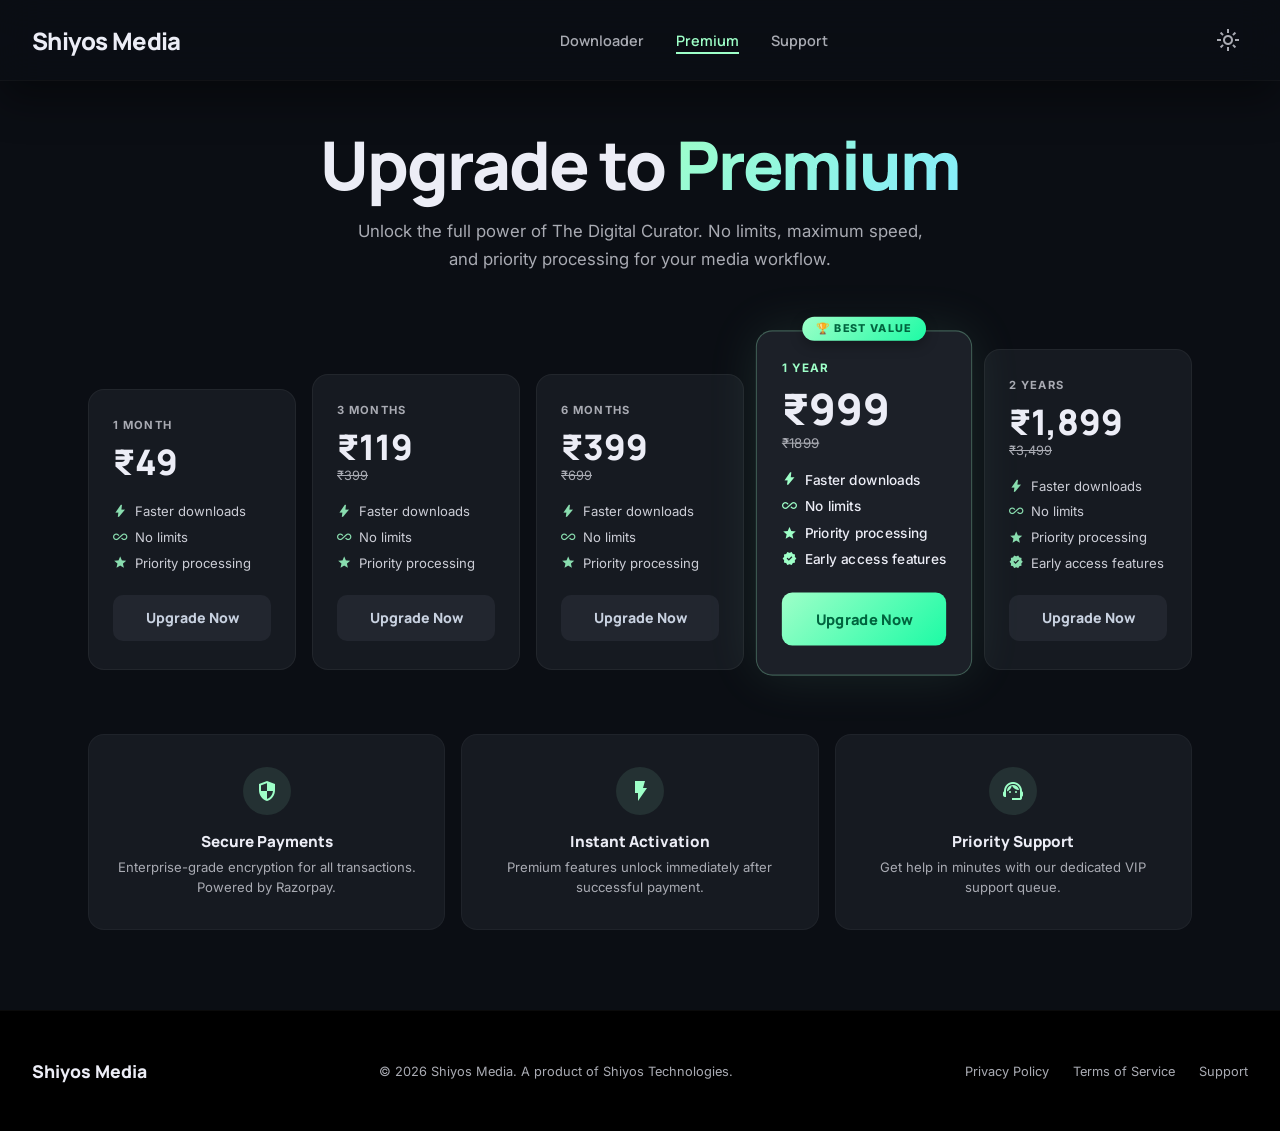
<file: premium.html>
<!DOCTYPE html>
<html lang="en">

<head>
  <meta charset="UTF-8" />
  <meta name="viewport" content="width=device-width, initial-scale=1.0" />
  <title>Premium — Shiyos Media</title>
  <meta name="description"
    content="Upgrade to Shiyos Media Premium for faster downloads, no limits, and priority processing. Plans starting at ₹49/month." />

  <link rel="stylesheet" href="css/styles.css" />
  <link rel="stylesheet"
    href="https://fonts.googleapis.com/css2?family=Material+Symbols+Outlined:opsz,wght,FILL,GRAD@20..48,100..700,0..1,-50..200&display=swap" />

  <style>
    main {
      flex: 1;
      padding: 8rem 1.5rem 5rem;
      max-width: 72rem;
      margin: 0 auto;
      width: 100%;
    }

    /* ── Hero ──────────────────────────────────────────────────────────── */
    .premium-hero {
      text-align: center;
      margin-bottom: 4rem;
    }

    .premium-hero h1 {
      font-size: clamp(2.4rem, 7vw, 4.2rem);
      font-weight: 900;
      letter-spacing: -0.03em;
      color: var(--on-surface);
      line-height: 1.1;
      margin-bottom: 1rem;
    }

    .hero-gradient {
      background: linear-gradient(135deg, var(--primary), var(--tertiary));
      -webkit-background-clip: text;
      -webkit-text-fill-color: transparent;
      background-clip: text;
    }

    .premium-hero p {
      font-size: 1.05rem;
      color: var(--on-surface-variant);
      max-width: 36rem;
      margin: 0 auto;
      line-height: 1.65;
    }

    /* ── Pricing Grid ──────────────────────────────────────────────────── */
    .pricing-grid {
      display: grid;
      grid-template-columns: repeat(5, 1fr);
      gap: 1rem;
      align-items: end;
      margin-bottom: 4rem;
    }

    /* ── Pricing Card ──────────────────────────────────────────────────── */
    .plan-card {
      background: var(--surface-container);
      border-radius: 1rem;
      padding: 1.75rem 1.5rem;
      display: flex;
      flex-direction: column;
      border: 1px solid rgba(255, 255, 255, 0.05);
      position: relative;
      transition: transform 0.25s ease, box-shadow 0.25s ease, border-color 0.25s;
    }

    .plan-card:hover {
      transform: translateY(-4px);
      box-shadow: 0 20px 50px rgba(0, 0, 0, 0.35);
    }

    .plan-card.featured {
      background: var(--surface-high);
      border: 1.5px solid rgba(158, 255, 200, 0.28);
      box-shadow: 0 0 50px rgba(158, 255, 200, 0.1);
      transform: scale(1.04);
      z-index: 2;
    }

    .plan-card.featured:hover {
      transform: scale(1.04) translateY(-4px);
    }

    .plan-badge {
      position: absolute;
      top: -0.85rem;
      left: 50%;
      transform: translateX(-50%);
      background: linear-gradient(135deg, var(--primary), var(--primary-container));
      color: var(--on-primary);
      font-size: 0.65rem;
      font-weight: 800;
      letter-spacing: 0.1em;
      text-transform: uppercase;
      padding: 0.3rem 0.85rem;
      border-radius: 9999px;
      white-space: nowrap;
      box-shadow: 0 4px 12px rgba(0, 0, 0, 0.3);
    }

    .plan-period {
      font-size: 0.7rem;
      font-weight: 700;
      letter-spacing: 0.1em;
      text-transform: uppercase;
      color: var(--on-surface-variant);
      margin-bottom: 0.75rem;
    }

    .plan-card.featured .plan-period {
      color: var(--primary);
    }

    .plan-price {
      font-family: 'Manrope', sans-serif;
      font-size: 2.2rem;
      font-weight: 900;
      color: var(--on-surface);
      margin-bottom: 0.25rem;
      line-height: 1;
    }

    .plan-card.featured .plan-price {
      font-size: 2.6rem;
    }

    .plan-original {
      font-size: 0.8rem;
      color: var(--on-surface-variant);
      text-decoration: line-through;
      margin-bottom: 1.25rem;
    }

    .plan-spacer {
      margin-bottom: 1.25rem;
    }

    .plan-features {
      list-style: none;
      display: flex;
      flex-direction: column;
      gap: 0.6rem;
      flex: 1;
      margin-bottom: 1.5rem;
    }

    .plan-features li {
      display: flex;
      align-items: center;
      gap: 0.5rem;
      font-size: 0.82rem;
      color: var(--on-surface);
      opacity: 0.85;
    }

    .plan-card.featured .plan-features li {
      opacity: 1;
      font-weight: 500;
    }

    .plan-features .check-icon {
      font-size: 0.9rem;
      color: var(--primary);
      flex-shrink: 0;
    }

    .plan-btn {
      display: block;
      width: 100%;
      padding: 0.85rem;
      border-radius: 0.625rem;
      font-family: 'Manrope', sans-serif;
      font-size: 0.88rem;
      font-weight: 800;
      border: none;
      cursor: pointer;
      transition: transform 0.15s, box-shadow 0.2s, background 0.2s;
    }

    .plan-btn:active {
      transform: scale(0.96);
    }

    .btn-default {
      background: var(--surface-highest);
      color: var(--on-secondary-container);
    }

    .btn-default:hover {
      background: var(--outline-variant);
    }

    .btn-featured {
      background: linear-gradient(135deg, var(--primary), var(--primary-container));
      color: var(--on-primary);
      padding: 1rem;
    }

    .btn-featured:hover {
      box-shadow: 0 0 24px rgba(158, 255, 200, 0.4);
    }

    /* ── Trust Badges ─────────────────────────────────────────────────── */
    .trust-grid {
      display: grid;
      grid-template-columns: repeat(3, 1fr);
      gap: 1rem;
    }

    .trust-card {
      background: var(--surface-container);
      border: 1px solid rgba(255, 255, 255, 0.04);
      border-radius: 1rem;
      padding: 2rem 1.5rem;
      display: flex;
      flex-direction: column;
      align-items: center;
      text-align: center;
      transition: transform 0.2s, box-shadow 0.2s;
    }

    .trust-card:hover {
      transform: translateY(-3px);
      box-shadow: 0 12px 30px rgba(0, 0, 0, 0.25);
    }

    .trust-icon-wrap {
      width: 3rem;
      height: 3rem;
      border-radius: 50%;
      background: rgba(158, 255, 200, 0.1);
      display: flex;
      align-items: center;
      justify-content: center;
      margin-bottom: 1rem;
    }

    .trust-card h4 {
      font-size: 0.95rem;
      font-weight: 800;
      color: var(--on-surface);
      margin-bottom: 0.4rem;
    }

    .trust-card p {
      font-size: 0.82rem;
      color: var(--on-surface-variant);
      line-height: 1.5;
    }

    /* ── Payment Modal ──────────────────────────────────────────────── */
    .modal-overlay {
      position: fixed;
      inset: 0;
      z-index: 200;
      background: rgba(0, 0, 0, 0.65);
      backdrop-filter: blur(8px);
      display: flex;
      align-items: center;
      justify-content: center;
      padding: 1rem;
      animation: fadeIn 0.25s ease;
    }

    .modal-box {
      background: var(--surface-high);
      border: 1px solid rgba(255, 255, 255, 0.06);
      border-radius: 1.25rem;
      padding: 2rem;
      width: 100%;
      max-width: 28rem;
      box-shadow: 0 30px 80px rgba(0, 0, 0, 0.5);
      animation: slideUp 0.3s cubic-bezier(0.34, 1.56, 0.64, 1);
    }

    @keyframes slideUp {
      from {
        opacity: 0;
        transform: translateY(2rem) scale(0.97);
      }

      to {
        opacity: 1;
        transform: translateY(0) scale(1);
      }
    }

    .modal-title {
      font-size: 1.35rem;
      font-weight: 900;
      color: var(--on-surface);
      margin-bottom: 0.35rem;
    }

    .modal-subtitle {
      font-size: 0.85rem;
      color: var(--on-surface-variant);
      margin-bottom: 1.5rem;
    }

    .modal-field {
      display: flex;
      flex-direction: column;
      gap: 0.4rem;
      margin-bottom: 1rem;
    }

    .modal-field label {
      font-size: 0.78rem;
      font-weight: 600;
      color: var(--on-surface-variant);
    }

    .modal-field input {
      background: var(--surface-container);
      border: 1px solid var(--outline-variant);
      border-radius: 0.6rem;
      padding: 0.75rem 1rem;
      color: var(--on-surface);
      font-family: 'Inter', sans-serif;
      font-size: 0.9rem;
      outline: none;
      transition: border-color 0.2s, box-shadow 0.2s;
    }

    .modal-field input:focus {
      border-color: var(--primary);
      box-shadow: 0 0 0 3px rgba(158, 255, 200, 0.1);
    }

    .modal-actions {
      display: flex;
      gap: 0.75rem;
      margin-top: 1.5rem;
    }

    .modal-cancel-btn {
      flex: 1;
      padding: 0.85rem;
      background: var(--surface-highest);
      color: var(--on-surface-variant);
      border: none;
      border-radius: 0.6rem;
      font-family: 'Manrope', sans-serif;
      font-weight: 700;
      font-size: 0.9rem;
      cursor: pointer;
      transition: background 0.2s;
    }

    .modal-cancel-btn:hover {
      background: var(--outline-variant);
    }

    .modal-pay-btn {
      flex: 2;
      padding: 0.85rem;
      background: linear-gradient(135deg, var(--primary), var(--primary-container));
      color: var(--on-primary);
      border: none;
      border-radius: 0.6rem;
      font-family: 'Manrope', sans-serif;
      font-weight: 800;
      font-size: 0.9rem;
      cursor: pointer;
      transition: box-shadow 0.2s, transform 0.15s;
    }

    .modal-pay-btn:hover {
      box-shadow: 0 0 20px rgba(158, 255, 200, 0.35);
    }

    .modal-pay-btn:active {
      transform: scale(0.97);
    }

    .modal-pay-btn:disabled {
      opacity: 0.65;
      cursor: not-allowed;
      transform: none;
    }

    .secure-note {
      font-size: 0.72rem;
      color: var(--on-surface-variant);
      text-align: center;
      margin-top: 0.75rem;
    }

    /* ── Responsive ──────────────────────────────────────────────────── */
    @media (max-width: 1024px) {
      .pricing-grid {
        grid-template-columns: repeat(3, 1fr);
      }

      .plan-card.featured {
        transform: none;
      }

      .plan-card.featured:hover {
        transform: translateY(-4px);
      }
    }

    @media (max-width: 640px) {
      .pricing-grid {
        grid-template-columns: 1fr 1fr;
      }

      .trust-grid {
        grid-template-columns: 1fr;
      }
    }

    @media (max-width: 420px) {
      .pricing-grid {
        grid-template-columns: 1fr;
      }
    }
  </style>
</head>

<body>

  <!-- Toast Container -->
  <div id="toast-container" aria-live="polite"></div>

  <!-- ── Navbar ──────────────────────────────────────────────────────────────── -->
  <header>
    <nav class="navbar">
      <div class="navbar-inner">
        <a href="index.html" class="navbar-logo">Shiyos Media</a>
        <ul class="navbar-links">
          <li><a href="index.html">Downloader</a></li>
          <li><a href="premium.html" class="active">Premium</a></li>
          <li><a href="support.html">Support</a></li>
        </ul>
        <div class="navbar-actions">
          <button class="icon-btn" id="theme-toggle" aria-label="Toggle theme">
            <span class="material-symbols-outlined">light_mode</span>
          </button>
        </div>
      </div>
    </nav>
  </header>

  <!-- ── Main ──────────────────────────────────────────────────────────────── -->
  <main>

    <!-- Hero -->
    <div class="premium-hero">
      <h1>Upgrade to <span class="hero-gradient">Premium</span></h1>
      <p>Unlock the full power of The Digital Curator. No limits, maximum speed, and priority processing for your media
        workflow.</p>
    </div>

    <!-- Pricing Grid -->
    <div class="pricing-grid" id="pricing-grid">

      <!-- ₹49 / 1 Month -->
      <div class="plan-card">
        <p class="plan-period">1 Month</p>
        <p class="plan-price">₹49</p>
        <div class="plan-spacer"></div>
        <ul class="plan-features">
          <li><span class="material-symbols-outlined check-icon icon-filled">bolt</span>Faster downloads</li>
          <li><span class="material-symbols-outlined check-icon icon-filled">all_inclusive</span>No limits</li>
          <li><span class="material-symbols-outlined check-icon icon-filled">star</span>Priority processing</li>
        </ul>
        <button class="plan-btn btn-default" data-plan="1 Month" data-price="49" data-amount="4900">Upgrade Now</button>
      </div>

      <!-- ₹119 / 3 Months -->
      <div class="plan-card">
        <p class="plan-period">3 Months</p>
        <p class="plan-price">₹119</p>
        <p class="plan-original">₹399</p>
        <ul class="plan-features">
          <li><span class="material-symbols-outlined check-icon icon-filled">bolt</span>Faster downloads</li>
          <li><span class="material-symbols-outlined check-icon icon-filled">all_inclusive</span>No limits</li>
          <li><span class="material-symbols-outlined check-icon icon-filled">star</span>Priority processing</li>
        </ul>
        <button class="plan-btn btn-default" data-plan="3 Months" data-price="119" data-amount="11900">Upgrade
          Now</button>
      </div>

      <!-- ₹399 / 6 Months -->
      <div class="plan-card">
        <p class="plan-period">6 Months</p>
        <p class="plan-price">₹399</p>
        <p class="plan-original">₹699</p>
        <ul class="plan-features">
          <li><span class="material-symbols-outlined check-icon icon-filled">bolt</span>Faster downloads</li>
          <li><span class="material-symbols-outlined check-icon icon-filled">all_inclusive</span>No limits</li>
          <li><span class="material-symbols-outlined check-icon icon-filled">star</span>Priority processing</li>
        </ul>
        <button class="plan-btn btn-default" data-plan="6 Months" data-price="399" data-amount="39900">Upgrade
          Now</button>
      </div>

      <!-- ₹999 / 1 Year — FEATURED -->
      <div class="plan-card featured">
        <span class="plan-badge">🏆 Best Value</span>
        <p class="plan-period">1 Year</p>
        <p class="plan-price">₹999</p>
        <p class="plan-original">₹1899</p>
        <ul class="plan-features">
          <li><span class="material-symbols-outlined check-icon icon-filled">bolt</span>Faster downloads</li>
          <li><span class="material-symbols-outlined check-icon icon-filled">all_inclusive</span>No limits</li>
          <li><span class="material-symbols-outlined check-icon icon-filled">star</span>Priority processing</li>
          <li><span class="material-symbols-outlined check-icon icon-filled">new_releases</span>Early access features
          </li>
        </ul>
        <button class="plan-btn btn-featured" data-plan="1 Year" data-price="999" data-amount="99900">Upgrade
          Now</button>
      </div>

      <!-- ₹1899 / 2 Years -->
      <div class="plan-card">
        <p class="plan-period">2 Years</p>
        <p class="plan-price">₹1,899</p>
        <p class="plan-original">₹3,499</p>
        <ul class="plan-features">
          <li><span class="material-symbols-outlined check-icon icon-filled">bolt</span>Faster downloads</li>
          <li><span class="material-symbols-outlined check-icon icon-filled">all_inclusive</span>No limits</li>
          <li><span class="material-symbols-outlined check-icon icon-filled">star</span>Priority processing</li>
          <li><span class="material-symbols-outlined check-icon icon-filled">new_releases</span>Early access features
          </li>
        </ul>
        <button class="plan-btn btn-default" data-plan="2 Years" data-price="1899" data-amount="189900">Upgrade
          Now</button>
      </div>

    </div><!-- /pricing-grid -->

    <!-- Trust Badges -->
    <div class="trust-grid">
      <div class="trust-card">
        <div class="trust-icon-wrap">
          <span class="material-symbols-outlined icon-filled" style="color:var(--primary)">security</span>
        </div>
        <h4>Secure Payments</h4>
        <p>Enterprise-grade encryption for all transactions. Powered by Razorpay.</p>
      </div>
      <div class="trust-card">
        <div class="trust-icon-wrap">
          <span class="material-symbols-outlined icon-filled" style="color:var(--primary)">flash_on</span>
        </div>
        <h4>Instant Activation</h4>
        <p>Premium features unlock immediately after successful payment.</p>
      </div>
      <div class="trust-card">
        <div class="trust-icon-wrap">
          <span class="material-symbols-outlined icon-filled" style="color:var(--primary)">support_agent</span>
        </div>
        <h4>Priority Support</h4>
        <p>Get help in minutes with our dedicated VIP support queue.</p>
      </div>
    </div>

  </main>

  <!-- ── Payment Checkout Modal ──────────────────────────────────────────────── -->
  <div id="payment-modal" class="modal-overlay hidden" role="dialog" aria-modal="true" aria-labelledby="modal-title">
    <div class="modal-box">
      <h2 class="modal-title" id="modal-title">Complete Your Upgrade</h2>
      <p class="modal-subtitle" id="modal-subtitle">Upgrading to Premium — ₹0</p>
      <div class="modal-field">
        <label for="modal-name">Full Name</label>
        <input id="modal-name" type="text" placeholder="Your name" autocomplete="name" />
      </div>
      <div class="modal-field">
        <label for="modal-email">Email Address <span style="color:var(--error)">*</span></label>
        <input id="modal-email" type="email" placeholder="hello@example.com" required autocomplete="email" />
      </div>
      <div class="modal-field">
        <label for="modal-phone">Phone Number <span style="color:var(--error)">*</span></label>
        <input id="modal-phone" type="tel" placeholder="+91 98765 43210" required autocomplete="tel" />
      </div>
      <div class="modal-actions">
        <button class="modal-cancel-btn" id="modal-cancel">Cancel</button>
        <button class="modal-pay-btn" id="modal-pay">Proceed to Pay</button>
      </div>
      <p class="secure-note">🔒 Secured by Razorpay · 256-bit SSL encryption</p>
    </div>
  </div>

  <!-- ── Footer ──────────────────────────────────────────────────────────────── -->
  <footer class="footer">
    <div class="footer-inner">
      <span class="footer-logo">Shiyos Media</span>
      <span class="footer-copy">© 2026 Shiyos Media. A product of Shiyos Technologies.</span>
      <div class="footer-links">
        <a href="privacy.html">Privacy Policy</a>
        <a href="terms.html">Terms of Service</a>
        <a href="support.html">Support</a>
      </div>
    </div>
  </footer>

  <script src="js/theme.js"></script>
  <!-- Razorpay Checkout JS SDK -->
  <script src="https://checkout.razorpay.com/v1/checkout.js"></script>
  <script>
    // ── API Base (auto-detect local vs production) ────────────────────────────
    const IS_LOCAL = window.location.hostname === 'localhost' || window.location.hostname === '127.0.0.1';
    const API_BASE = IS_LOCAL ? 'http://localhost:3001' : 'https://mediafetch-api.onrender.com';

    // ── Toast helper ──────────────────────────────────────────────────────────
    function showToast(message, type = 'info', duration = 5000) {
      const container = document.getElementById('toast-container');
      const toast = document.createElement('div');
      const iconMap = { success: 'check_circle', error: 'error', info: 'info' };
      const colorMap = { success: 'var(--primary)', error: 'var(--error)', info: 'var(--tertiary)' };
      toast.className = `toast ${type}`;
      toast.innerHTML = `<span class="material-symbols-outlined icon-filled" style="color:${colorMap[type]};font-size:1.1rem">${iconMap[type]}</span><span>${message}</span>`;
      container.appendChild(toast);
      setTimeout(() => {
        toast.classList.add('fade-out');
        toast.addEventListener('animationend', () => toast.remove());
      }, duration);
    }

    // ── Modal state ───────────────────────────────────────────────────────────
    let currentPlan = null;

    function openModal(plan, price, amount) {
      currentPlan = { plan, price, amount };
      document.getElementById('modal-subtitle').textContent =
        `Upgrading to ${plan} Premium — ₹${price.toLocaleString('en-IN')}`;
      document.getElementById('payment-modal').classList.remove('hidden');
      document.getElementById('modal-name').focus();
      document.body.style.overflow = 'hidden';
    }

    function closeModal() {
      document.getElementById('payment-modal').classList.add('hidden');
      document.body.style.overflow = '';
      const payBtn = document.getElementById('modal-pay');
      payBtn.disabled = false;
      payBtn.textContent = 'Proceed to Pay';
    }

    // ── Wire plan buttons ─────────────────────────────────────────────────────
    document.querySelectorAll('.plan-btn').forEach(btn => {
      btn.addEventListener('click', () => {
        openModal(btn.dataset.plan, parseInt(btn.dataset.price), parseInt(btn.dataset.amount));
      });
    });

    // ── Close modal ───────────────────────────────────────────────────────────
    document.getElementById('modal-cancel').addEventListener('click', closeModal);
    document.getElementById('payment-modal').addEventListener('click', e => {
      if (e.target === e.currentTarget) closeModal();
    });
    document.addEventListener('keydown', e => { if (e.key === 'Escape') closeModal(); });

    // ── PAY BUTTON — Full Razorpay Integration ────────────────────────────────
    document.getElementById('modal-pay').addEventListener('click', () => {
      const name = document.getElementById('modal-name').value.trim();
      const email = document.getElementById('modal-email').value.trim();
      const phone = document.getElementById('modal-phone').value.trim().replace(/\s+/g, '');

      // Validate inputs
      if (!email || !phone) {
        showToast('Please enter your email and phone number.', 'error'); return;
      }
      if (!/^\+?\d{7,13}$/.test(phone)) {
        showToast('Enter a valid phone number (10–13 digits).', 'error'); return;
      }
      if (!/\S+@\S+\.\S+/.test(email)) {
        showToast('Enter a valid email address.', 'error'); return;
      }

      const payBtn = document.getElementById('modal-pay');
      payBtn.disabled = true;
      payBtn.textContent = 'Creating order…';

      // ── STEP 1: Create Razorpay order on the backend ──────────────────────
      fetch(`${API_BASE}/api/payment/create-order`, {
        method: 'POST',
        headers: { 'Content-Type': 'application/json' },
        body: JSON.stringify({
          amount: currentPlan.amount,   // in paise: ₹49 = 4900
          plan: currentPlan.plan,
          name, email, phone
        })
      })
        .then(r => r.json())
        .then(data => {
          if (data.error) throw new Error(data.error);

          payBtn.textContent = 'Opening Razorpay…';

          // ── STEP 2: Launch Razorpay checkout popup ────────────────────────
          const rzp = new Razorpay({
            key: data.keyId,          // rzp_live_SOi4Ez46jAX9wN (safe to expose)
            amount: data.amount,         // in paise
            currency: data.currency,       // INR
            name: 'Shiyos Media',
            description: `${currentPlan.plan} Premium`,
            order_id: data.orderId,        // Razorpay order ID from backend
            prefill: { name, email, contact: phone },
            notes: { plan: currentPlan.plan },
            theme: { color: '#9effc8' },

            // ── STEP 3: Verify payment signature on backend ───────────────────
            handler: function (response) {
              fetch(`${API_BASE}/api/payment/verify`, {
                method: 'POST',
                headers: { 'Content-Type': 'application/json' },
                body: JSON.stringify({
                  razorpay_order_id: response.razorpay_order_id,
                  razorpay_payment_id: response.razorpay_payment_id,
                  razorpay_signature: response.razorpay_signature
                })
              })
                .then(r => r.json())
                .then(result => {
                  closeModal();
                  if (result.success) {
                    showToast(
                      `🎉 Payment successful! ID: ${response.razorpay_payment_id}. Welcome to Premium${name ? ', ' + name : ''}!`,
                      'success', 9000
                    );
                  } else {
                    showToast('Payment received but verification failed. Please contact support.', 'error', 8000);
                  }
                })
                .catch(() => {
                  closeModal();
                  showToast('Verification error. Contact support with your Payment ID.', 'error', 8000);
                });
            },

            modal: {
              ondismiss: function () {
                showToast('Payment cancelled.', 'info', 3000);
                closeModal();
              }
            }
          });

          rzp.on('payment.failed', function (resp) {
            closeModal();
            showToast(`Payment failed: ${resp.error.description}`, 'error', 7000);
          });

          rzp.open();
        })
        .catch(err => {
          console.error('[payment error]', err.message);
          showToast('Cannot connect to payment server. Make sure backend is running.', 'error');
          payBtn.disabled = false;
          payBtn.textContent = 'Proceed to Pay';
        });
    });
  </script>
</body>

</html>
</file>
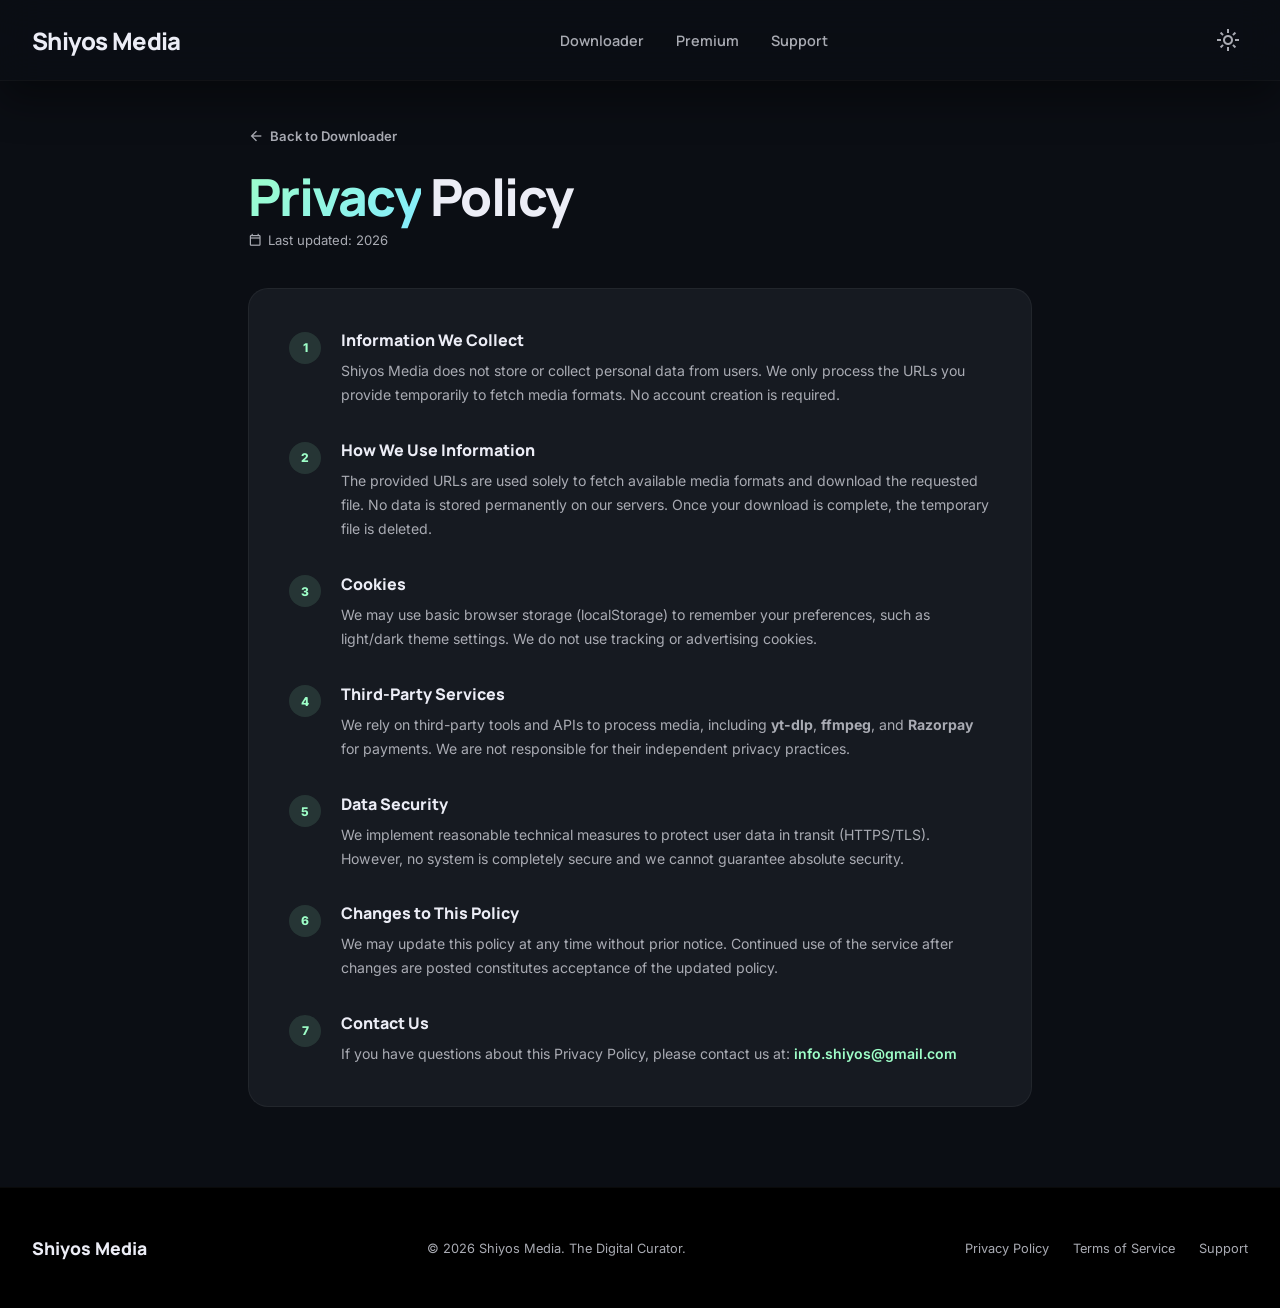
<file: privacy.html>
<!DOCTYPE html>
<html lang="en">

<head>
  <meta charset="UTF-8" />
  <meta name="viewport" content="width=device-width, initial-scale=1.0" />
  <title>Privacy Policy — Shiyos Media, A product of Shiyos Technologies.</title>
  <meta name="description"
    content="Read the Shiyos Media Privacy Policy. We respect your privacy and do not store personal data." />

  <link rel="stylesheet" href="css/styles.css" />
  <link rel="stylesheet"
    href="https://fonts.googleapis.com/css2?family=Material+Symbols+Outlined:opsz,wght,FILL,GRAD@20..48,100..700,0..1,-50..200&display=swap" />

  <style>
    main {
      flex: 1;
      padding: 8rem 1.5rem 5rem;
      max-width: 52rem;
      margin: 0 auto;
      width: 100%;
    }

    /* ── Page Hero ───────────────────────────────────────────────────── */
    .policy-hero {
      margin-bottom: 2.5rem;
    }

    .policy-hero h1 {
      font-size: clamp(2rem, 6vw, 3.2rem);
      font-weight: 900;
      letter-spacing: -0.03em;
      color: var(--on-surface);
      line-height: 1.1;
      margin-bottom: 0.5rem;
    }

    .policy-hero .updated {
      font-size: 0.82rem;
      color: var(--on-surface-variant);
      display: flex;
      align-items: center;
      gap: 0.4rem;
    }

    .gradient-text {
      background: linear-gradient(135deg, var(--primary), var(--tertiary));
      -webkit-background-clip: text;
      -webkit-text-fill-color: transparent;
      background-clip: text;
    }

    /* ── Policy Card ──────────────────────────────────────────────────── */
    .policy-card {
      background: var(--surface-container);
      border: 1px solid rgba(255, 255, 255, 0.05);
      border-radius: 1.25rem;
      padding: 2.5rem;
      display: flex;
      flex-direction: column;
      gap: 2rem;
    }

    /* ── Section ──────────────────────────────────────────────────────── */
    .policy-section {
      display: flex;
      gap: 1.25rem;
    }

    .section-num {
      width: 2rem;
      height: 2rem;
      min-width: 2rem;
      border-radius: 50%;
      background: rgba(158, 255, 200, 0.12);
      color: var(--primary);
      font-size: 0.75rem;
      font-weight: 800;
      display: flex;
      align-items: center;
      justify-content: center;
      margin-top: 0.15rem;
    }

    .section-body h2 {
      font-size: 1rem;
      font-weight: 800;
      color: var(--on-surface);
      margin-bottom: 0.5rem;
    }

    .section-body p {
      font-size: 0.88rem;
      color: var(--on-surface-variant);
      line-height: 1.7;
    }

    .section-body a {
      color: var(--primary);
      text-decoration: none;
      font-weight: 600;
    }

    .section-body a:hover {
      text-decoration: underline;
    }

    /* ── Back link ────────────────────────────────────────────────────── */
    .back-link {
      display: inline-flex;
      align-items: center;
      gap: 0.35rem;
      font-size: 0.82rem;
      font-weight: 600;
      color: var(--on-surface-variant);
      text-decoration: none;
      margin-bottom: 1.5rem;
      transition: color 0.2s;
    }

    .back-link:hover {
      color: var(--primary);
    }

    @media (max-width: 500px) {
      .policy-card {
        padding: 1.5rem;
      }
    }
  </style>
</head>

<body>

  <div id="toast-container" aria-live="polite"></div>

  <!-- ── Navbar ──────────────────────────────────────────────────────────────── -->
  <header>
    <nav class="navbar">
      <div class="navbar-inner">
        <a href="index.html" class="navbar-logo">Shiyos Media</a>
        <ul class="navbar-links">
          <li><a href="index.html">Downloader</a></li>
          <li><a href="premium.html">Premium</a></li>
          <li><a href="support.html">Support</a></li>
        </ul>
        <div class="navbar-actions">
          <button class="icon-btn" id="theme-toggle" aria-label="Toggle theme">
            <span class="material-symbols-outlined">light_mode</span>
          </button>
        </div>
      </div>
    </nav>
  </header>

  <!-- ── Main ──────────────────────────────────────────────────────────────── -->
  <main>

    <a href="index.html" class="back-link">
      <span class="material-symbols-outlined" style="font-size:1rem">arrow_back</span>
      Back to Downloader
    </a>

    <div class="policy-hero">
      <h1><span class="gradient-text">Privacy</span> Policy</h1>
      <p class="updated">
        <span class="material-symbols-outlined" style="font-size:0.9rem">calendar_today</span>
        Last updated: 2026
      </p>
    </div>

    <div class="policy-card">

      <div class="policy-section">
        <div class="section-num">1</div>
        <div class="section-body">
          <h2>Information We Collect</h2>
          <p>Shiyos Media does not store or collect personal data from users. We only process the URLs you provide
            temporarily to fetch media formats. No account creation is required.</p>
        </div>
      </div>

      <div class="policy-section">
        <div class="section-num">2</div>
        <div class="section-body">
          <h2>How We Use Information</h2>
          <p>The provided URLs are used solely to fetch available media formats and download the requested file. No data
            is stored permanently on our servers. Once your download is complete, the temporary file is deleted.</p>
        </div>
      </div>

      <div class="policy-section">
        <div class="section-num">3</div>
        <div class="section-body">
          <h2>Cookies</h2>
          <p>We may use basic browser storage (localStorage) to remember your preferences, such as light/dark theme
            settings. We do not use tracking or advertising cookies.</p>
        </div>
      </div>

      <div class="policy-section">
        <div class="section-num">4</div>
        <div class="section-body">
          <h2>Third-Party Services</h2>
          <p>We rely on third-party tools and APIs to process media, including <strong>yt-dlp</strong>,
            <strong>ffmpeg</strong>, and <strong>Razorpay</strong> for payments. We are not responsible for their
            independent privacy practices.
          </p>
        </div>
      </div>

      <div class="policy-section">
        <div class="section-num">5</div>
        <div class="section-body">
          <h2>Data Security</h2>
          <p>We implement reasonable technical measures to protect user data in transit (HTTPS/TLS). However, no system
            is completely secure and we cannot guarantee absolute security.</p>
        </div>
      </div>

      <div class="policy-section">
        <div class="section-num">6</div>
        <div class="section-body">
          <h2>Changes to This Policy</h2>
          <p>We may update this policy at any time without prior notice. Continued use of the service after changes are
            posted constitutes acceptance of the updated policy.</p>
        </div>
      </div>

      <div class="policy-section">
        <div class="section-num">7</div>
        <div class="section-body">
          <h2>Contact Us</h2>
          <p>If you have questions about this Privacy Policy, please contact us at: <a
              href="mailto:info.shiyos@gmail.com">info.shiyos@gmail.com</a></p>
        </div>
      </div>

    </div>

  </main>

  <!-- ── Footer ──────────────────────────────────────────────────────────────── -->
  <footer class="footer">
    <div class="footer-inner">
      <span class="footer-logo">Shiyos Media</span>
      <span class="footer-copy">© 2026 Shiyos Media. The Digital Curator.</span>
      <div class="footer-links">
        <a href="privacy.html">Privacy Policy</a>
        <a href="terms.html">Terms of Service</a>
        <a href="support.html">Support</a>
      </div>
    </div>
  </footer>

  <script src="js/theme.js"></script>
</body>

</html>
</file>
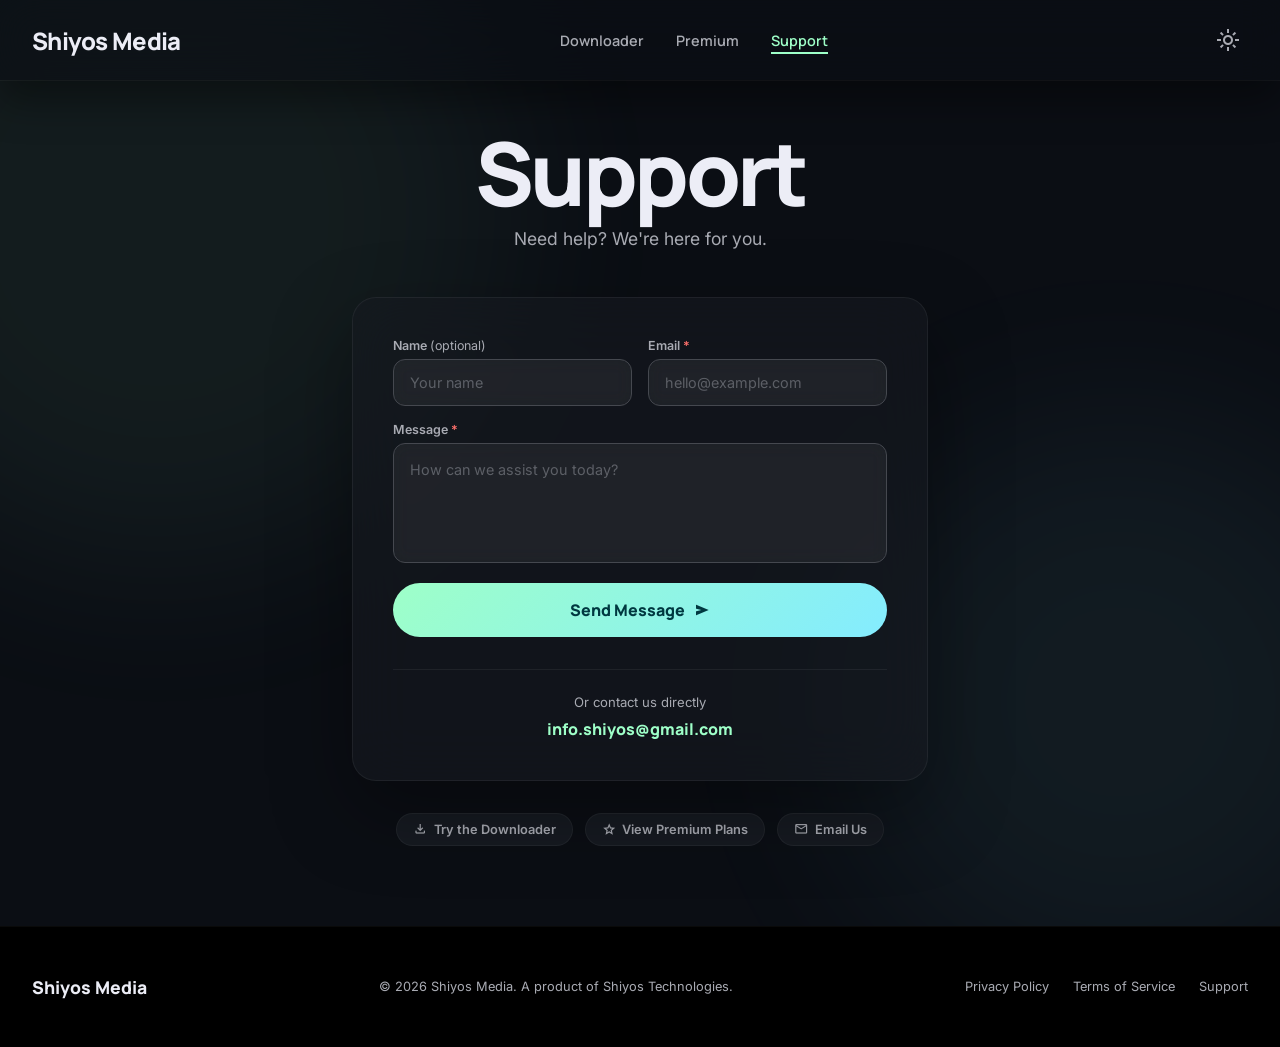
<file: support.html>
<!DOCTYPE html>
<html lang="en">

<head>
  <meta charset="UTF-8" />
  <meta name="viewport" content="width=device-width, initial-scale=1.0" />
  <title>Support — Shiyos Media</title>
  <meta name="description"
    content="Get help with Shiyos Media. Contact our team via the support form or email us directly at info.shiyos@gmail.com." />

  <link rel="stylesheet" href="css/styles.css" />
  <link rel="stylesheet"
    href="https://fonts.googleapis.com/css2?family=Material+Symbols+Outlined:opsz,wght,FILL,GRAD@20..48,100..700,0..1,-50..200&display=swap" />

  <style>
    body {
      position: relative;
      overflow-x: hidden;
    }

    /* ── Ambient Bg ─────────────────────────────────────────────────── */
    .ambient {
      position: fixed;
      inset: 0;
      pointer-events: none;
      z-index: 0;
    }

    .ambient-blob {
      position: absolute;
      border-radius: 50%;
      filter: blur(100px);
      opacity: 0.06;
    }

    .blob-1 {
      width: 55vw;
      height: 55vw;
      max-width: 700px;
      max-height: 700px;
      background: var(--primary);
      top: -15%;
      left: -15%;
    }

    .blob-2 {
      width: 45vw;
      height: 45vw;
      max-width: 600px;
      max-height: 600px;
      background: var(--tertiary);
      bottom: -10%;
      right: -10%;
    }

    main {
      flex: 1;
      position: relative;
      z-index: 1;
      display: flex;
      flex-direction: column;
      align-items: center;
      padding: 8rem 1.5rem 5rem;
    }

    /* ── Hero ──────────────────────────────────────────────────────── */
    .support-hero {
      text-align: center;
      margin-bottom: 3rem;
    }

    .support-hero h1 {
      font-size: clamp(3rem, 9vw, 5.5rem);
      font-weight: 900;
      letter-spacing: -0.04em;
      color: var(--on-surface);
      line-height: 1;
      margin-bottom: 0.75rem;
    }

    .support-hero p {
      font-size: 1.1rem;
      color: var(--on-surface-variant);
    }

    /* ── Support Card ────────────────────────────────────────────────── */
    .support-card {
      width: 100%;
      max-width: 36rem;
      background: var(--glass-bg);
      backdrop-filter: blur(28px);
      -webkit-backdrop-filter: blur(28px);
      border: 1px solid rgba(255, 255, 255, 0.06);
      border-radius: 1.5rem;
      padding: 2.5rem;
      box-shadow: 0 30px 80px rgba(0, 0, 0, 0.35);
    }

    /* ── Form ────────────────────────────────────────────────────────── */
    .form-row {
      display: grid;
      grid-template-columns: 1fr 1fr;
      gap: 1rem;
    }

    .form-group {
      display: flex;
      flex-direction: column;
      gap: 0.4rem;
    }

    .form-group.full {
      grid-column: 1 / -1;
    }

    .form-group label {
      font-size: 0.78rem;
      font-weight: 600;
      color: var(--on-surface-variant);
    }

    .form-group input,
    .form-group textarea {
      background: rgba(255, 255, 255, 0.05);
      backdrop-filter: blur(8px);
      border: 1px solid var(--outline-variant);
      border-radius: 0.75rem;
      padding: 0.85rem 1rem;
      color: var(--on-surface);
      font-family: 'Inter', sans-serif;
      font-size: 0.9rem;
      outline: none;
      transition: border-color 0.2s, box-shadow 0.2s;
      width: 100%;
    }

    .form-group input::placeholder,
    .form-group textarea::placeholder {
      color: rgba(169, 171, 179, 0.45);
    }

    .form-group input:focus,
    .form-group textarea:focus {
      border-color: var(--primary);
      box-shadow: 0 0 0 3px rgba(158, 255, 200, 0.1);
    }

    .form-group textarea {
      resize: none;
      min-height: 7.5rem;
      line-height: 1.6;
    }

    /* ── Support Form submit btn ──────────────────────────────────────── */
    .support-submit-btn {
      display: flex;
      align-items: center;
      justify-content: center;
      gap: 0.6rem;
      width: 100%;
      padding: 1rem;
      border-radius: 9999px;
      border: none;
      background: linear-gradient(135deg, var(--primary), var(--tertiary));
      color: #003840;
      font-family: 'Manrope', sans-serif;
      font-weight: 900;
      font-size: 1rem;
      cursor: pointer;
      transition: box-shadow 0.2s, transform 0.15s, opacity 0.2s;
      margin-top: 0.5rem;
    }

    .support-submit-btn:hover {
      box-shadow: 0 0 26px rgba(0, 172, 253, 0.35);
    }

    .support-submit-btn:active {
      transform: scale(0.97);
    }

    .support-submit-btn:disabled {
      opacity: 0.6;
      cursor: not-allowed;
      transform: none;
    }

    /* ── Divider + Direct Email ───────────────────────────────────────── */
    .support-card-footer {
      margin-top: 2rem;
      padding-top: 1.5rem;
      border-top: 1px solid rgba(255, 255, 255, 0.06);
      text-align: center;
    }

    .support-card-footer p {
      font-size: 0.82rem;
      color: var(--on-surface-variant);
      margin-bottom: 0.5rem;
    }

    .support-card-footer a {
      font-family: 'Manrope', sans-serif;
      font-size: 1rem;
      font-weight: 800;
      color: var(--primary);
      text-decoration: none;
      transition: color 0.2s;
    }

    .support-card-footer a:hover {
      color: var(--primary-dim);
    }

    /* ── Quick Links ────────────────────────────────────────────────── */
    .quick-links {
      display: flex;
      flex-wrap: wrap;
      gap: 0.75rem;
      justify-content: center;
      margin-top: 2rem;
      max-width: 36rem;
      width: 100%;
    }

    .quick-link {
      display: flex;
      align-items: center;
      gap: 0.4rem;
      padding: 0.5rem 1rem;
      background: var(--surface-container);
      border: 1px solid rgba(255, 255, 255, 0.05);
      border-radius: 9999px;
      color: var(--on-surface-variant);
      font-size: 0.8rem;
      font-weight: 600;
      text-decoration: none;
      transition: background 0.2s, color 0.2s, transform 0.15s;
    }

    .quick-link:hover {
      background: var(--surface-highest);
      color: var(--on-surface);
      transform: translateY(-2px);
    }

    /* ── Responsive ──────────────────────────────────────────────────── */
    @media (max-width: 500px) {
      .form-row {
        grid-template-columns: 1fr;
      }

      .form-group.full {
        grid-column: 1;
      }

      .support-card {
        padding: 1.75rem 1.25rem;
      }
    }
  </style>
</head>

<body>

  <!-- Ambient background -->
  <div class="ambient" aria-hidden="true">
    <div class="ambient-blob blob-1"></div>
    <div class="ambient-blob blob-2"></div>
  </div>

  <!-- Toast Container -->
  <div id="toast-container" aria-live="polite"></div>

  <!-- ── Navbar ──────────────────────────────────────────────────────────────── -->
  <header>
    <nav class="navbar">
      <div class="navbar-inner">
        <a href="index.html" class="navbar-logo">Shiyos Media</a>
        <ul class="navbar-links">
          <li><a href="index.html">Downloader</a></li>
          <li><a href="premium.html">Premium</a></li>
          <li><a href="support.html" class="active">Support</a></li>
        </ul>
        <div class="navbar-actions">
          <button class="icon-btn" id="theme-toggle" aria-label="Toggle theme">
            <span class="material-symbols-outlined">light_mode</span>
          </button>
        </div>
      </div>
    </nav>
  </header>

  <!-- ── Main ────────────────────────────────────────────────────────────────── -->
  <main>

    <div class="support-hero">
      <h1>Support</h1>
      <p>Need help? We're here for you.</p>
    </div>

    <!-- Support Card -->
    <div class="support-card">
      <form id="support-form" novalidate>
        <div class="form-row" style="margin-bottom:1rem">
          <div class="form-group">
            <label for="support-name">Name <span
                style="color:var(--on-surface-variant);font-weight:400">(optional)</span></label>
            <input id="support-name" type="text" placeholder="Your name" autocomplete="name" />
          </div>
          <div class="form-group">
            <label for="support-email">Email <span style="color:var(--error)">*</span></label>
            <input id="support-email" type="email" placeholder="hello@example.com" required autocomplete="email" />
          </div>
        </div>
        <div class="form-group full" style="margin-bottom:1.25rem">
          <label for="support-message">Message <span style="color:var(--error)">*</span></label>
          <textarea id="support-message" placeholder="How can we assist you today?" required></textarea>
        </div>
        <button class="support-submit-btn" id="support-submit-btn" type="submit">
          <span class="hidden spinner" id="support-submit-spinner"></span>
          <span id="support-submit-label">Send Message</span>
          <span class="material-symbols-outlined icon-filled" style="font-size:1rem">send</span>
        </button>
      </form>

      <div class="support-card-footer">
        <p>Or contact us directly</p>
        <a href="mailto:info.shiyos@gmail.com">info.shiyos@gmail.com</a>
      </div>
    </div>

    <!-- Quick Links -->
    <div class="quick-links">
      <a href="index.html" class="quick-link">
        <span class="material-symbols-outlined" style="font-size:0.9rem">download</span>
        Try the Downloader
      </a>
      <a href="premium.html" class="quick-link">
        <span class="material-symbols-outlined" style="font-size:0.9rem">star</span>
        View Premium Plans
      </a>
      <a href="mailto:info.shiyos@gmail.com" class="quick-link">
        <span class="material-symbols-outlined" style="font-size:0.9rem">mail</span>
        Email Us
      </a>
    </div>

  </main>

  <!-- ── Footer ──────────────────────────────────────────────────────────────── -->
  <footer class="footer" style="position:relative;z-index:1">
    <div class="footer-inner">
      <span class="footer-logo">Shiyos Media</span>
      <span class="footer-copy">© 2026 Shiyos Media. A product of Shiyos Technologies.</span>
      <div class="footer-links">
        <a href="privacy.html">Privacy Policy</a>
        <a href="terms.html">Terms of Service</a>
        <a href="support.html">Support</a>
      </div>
    </div>
  </footer>

  <script src="js/theme.js"></script>
  <script src="js/support.js"></script>
</body>

</html>
</file>
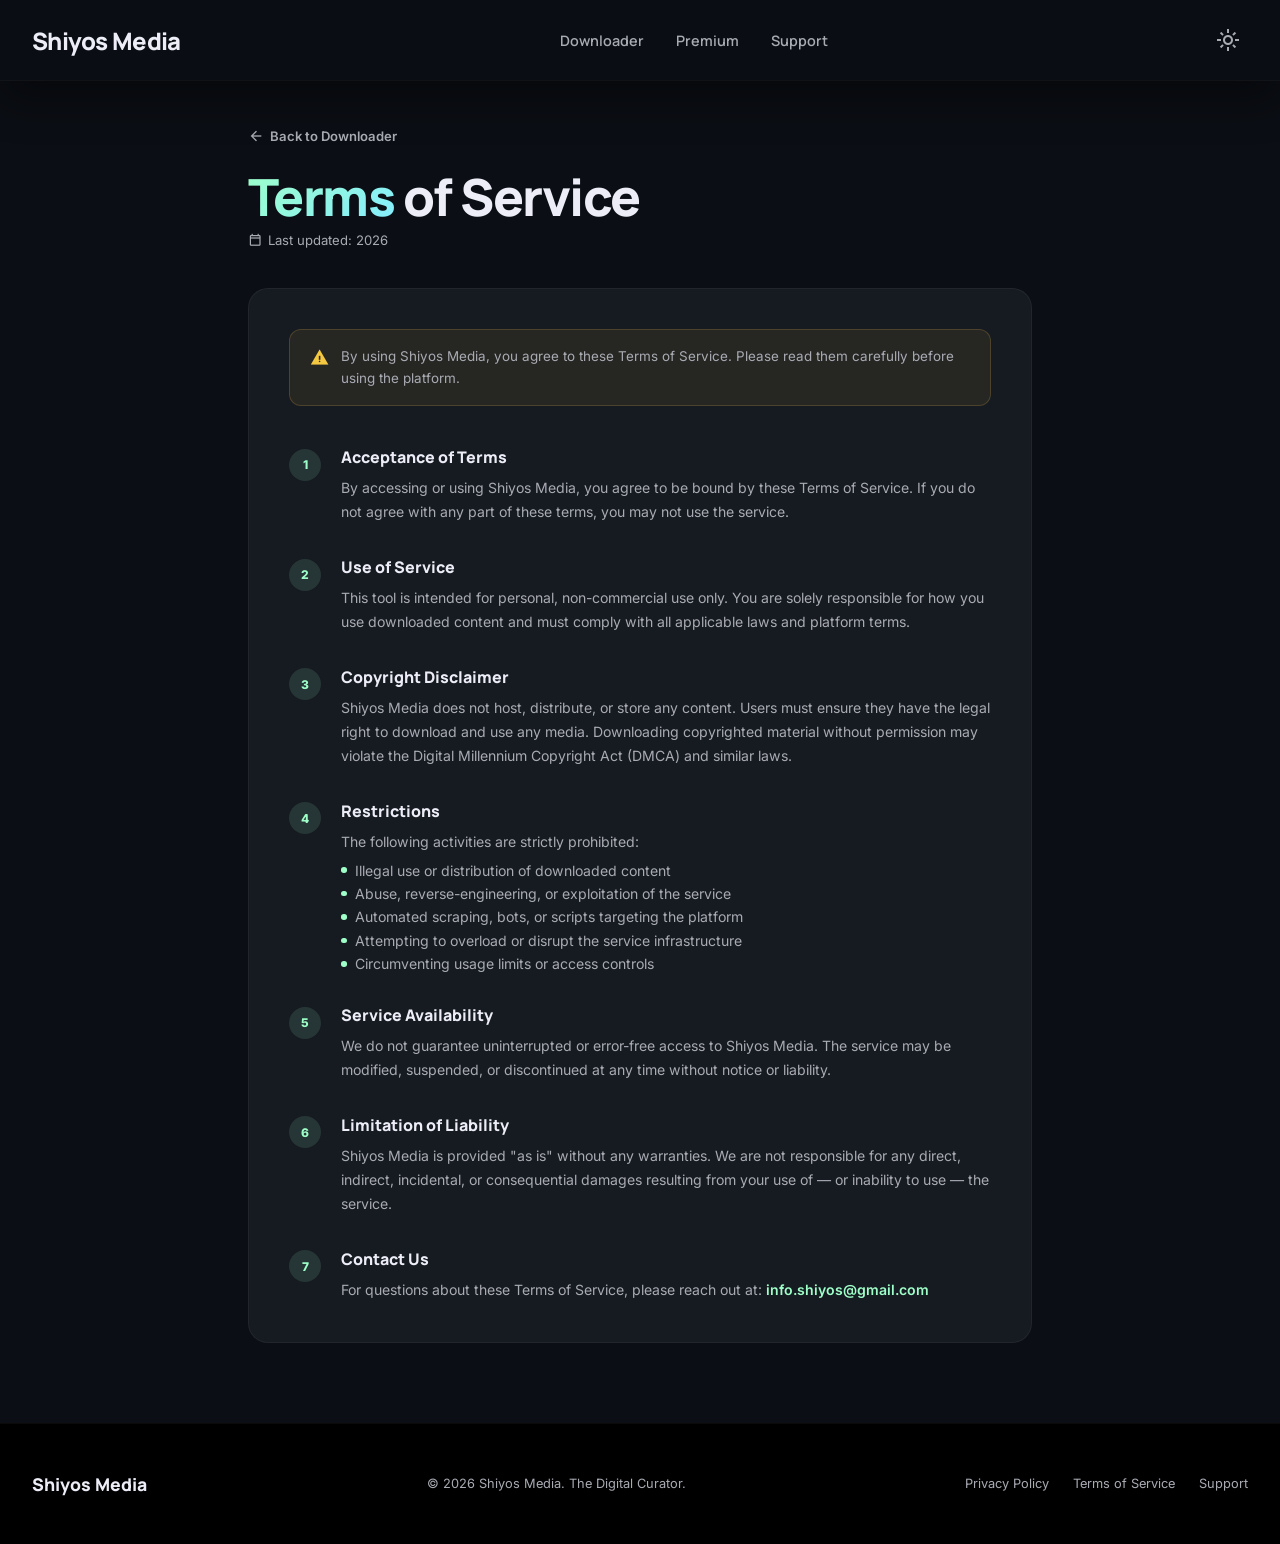
<file: terms.html>
<!DOCTYPE html>
<html lang="en">

<head>
  <meta charset="UTF-8" />
  <meta name="viewport" content="width=device-width, initial-scale=1.0" />
  <title>Terms of Service — Shiyos Media, A product of Shiyos Technologies.</title>
  <meta name="description"
    content="Read the Shiyos Media Terms of Service. Use our platform responsibly and in accordance with copyright law." />

  <link rel="stylesheet" href="css/styles.css" />
  <link rel="stylesheet"
    href="https://fonts.googleapis.com/css2?family=Material+Symbols+Outlined:opsz,wght,FILL,GRAD@20..48,100..700,0..1,-50..200&display=swap" />

  <style>
    main {
      flex: 1;
      padding: 8rem 1.5rem 5rem;
      max-width: 52rem;
      margin: 0 auto;
      width: 100%;
    }

    /* ── Page Hero ───────────────────────────────────────────────────── */
    .policy-hero {
      margin-bottom: 2.5rem;
    }

    .policy-hero h1 {
      font-size: clamp(2rem, 6vw, 3.2rem);
      font-weight: 900;
      letter-spacing: -0.03em;
      color: var(--on-surface);
      line-height: 1.1;
      margin-bottom: 0.5rem;
    }

    .policy-hero .updated {
      font-size: 0.82rem;
      color: var(--on-surface-variant);
      display: flex;
      align-items: center;
      gap: 0.4rem;
    }

    .gradient-text {
      background: linear-gradient(135deg, var(--primary), var(--tertiary));
      -webkit-background-clip: text;
      -webkit-text-fill-color: transparent;
      background-clip: text;
    }

    /* ── Policy Card ──────────────────────────────────────────────────── */
    .policy-card {
      background: var(--surface-container);
      border: 1px solid rgba(255, 255, 255, 0.05);
      border-radius: 1.25rem;
      padding: 2.5rem;
      display: flex;
      flex-direction: column;
      gap: 2rem;
    }

    /* ── Section ──────────────────────────────────────────────────────── */
    .policy-section {
      display: flex;
      gap: 1.25rem;
    }

    .section-num {
      width: 2rem;
      height: 2rem;
      min-width: 2rem;
      border-radius: 50%;
      background: rgba(158, 255, 200, 0.12);
      color: var(--primary);
      font-size: 0.75rem;
      font-weight: 800;
      display: flex;
      align-items: center;
      justify-content: center;
      margin-top: 0.15rem;
    }

    .section-body h2 {
      font-size: 1rem;
      font-weight: 800;
      color: var(--on-surface);
      margin-bottom: 0.5rem;
    }

    .section-body p {
      font-size: 0.88rem;
      color: var(--on-surface-variant);
      line-height: 1.7;
    }

    .section-body ul {
      margin-top: 0.5rem;
      padding-left: 0;
      list-style: none;
      display: flex;
      flex-direction: column;
      gap: 0.4rem;
    }

    .section-body ul li {
      font-size: 0.88rem;
      color: var(--on-surface-variant);
      display: flex;
      align-items: center;
      gap: 0.5rem;
    }

    .section-body ul li::before {
      content: '';
      width: 0.35rem;
      height: 0.35rem;
      border-radius: 50%;
      background: var(--primary);
      flex-shrink: 0;
    }

    .section-body a {
      color: var(--primary);
      text-decoration: none;
      font-weight: 600;
    }

    .section-body a:hover {
      text-decoration: underline;
    }

    /* ── Warning banner ─────────────────────────────────────────────── */
    .warn-banner {
      display: flex;
      gap: 0.75rem;
      align-items: flex-start;
      background: rgba(255, 200, 80, 0.07);
      border: 1px solid rgba(255, 200, 80, 0.18);
      border-radius: 0.75rem;
      padding: 1rem 1.25rem;
      margin-bottom: 0.5rem;
    }

    .warn-banner .warn-icon {
      color: #f5c842;
      font-size: 1.2rem;
      flex-shrink: 0;
      margin-top: 0.1rem;
    }

    .warn-banner p {
      font-size: 0.84rem;
      color: var(--on-surface-variant);
      line-height: 1.6;
      margin: 0 !important;
    }

    /* ── Back link ────────────────────────────────────────────────────── */
    .back-link {
      display: inline-flex;
      align-items: center;
      gap: 0.35rem;
      font-size: 0.82rem;
      font-weight: 600;
      color: var(--on-surface-variant);
      text-decoration: none;
      margin-bottom: 1.5rem;
      transition: color 0.2s;
    }

    .back-link:hover {
      color: var(--primary);
    }

    @media (max-width: 500px) {
      .policy-card {
        padding: 1.5rem;
      }
    }
  </style>
</head>

<body>

  <div id="toast-container" aria-live="polite"></div>

  <!-- ── Navbar ──────────────────────────────────────────────────────────────── -->
  <header>
    <nav class="navbar">
      <div class="navbar-inner">
        <a href="index.html" class="navbar-logo">Shiyos Media</a>
        <ul class="navbar-links">
          <li><a href="index.html">Downloader</a></li>
          <li><a href="premium.html">Premium</a></li>
          <li><a href="support.html">Support</a></li>
        </ul>
        <div class="navbar-actions">
          <button class="icon-btn" id="theme-toggle" aria-label="Toggle theme">
            <span class="material-symbols-outlined">light_mode</span>
          </button>
        </div>
      </div>
    </nav>
  </header>

  <!-- ── Main ──────────────────────────────────────────────────────────────── -->
  <main>

    <a href="index.html" class="back-link">
      <span class="material-symbols-outlined" style="font-size:1rem">arrow_back</span>
      Back to Downloader
    </a>

    <div class="policy-hero">
      <h1><span class="gradient-text">Terms</span> of Service</h1>
      <p class="updated">
        <span class="material-symbols-outlined" style="font-size:0.9rem">calendar_today</span>
        Last updated: 2026
      </p>
    </div>

    <div class="policy-card">

      <div class="warn-banner">
        <span class="material-symbols-outlined warn-icon icon-filled">warning</span>
        <p>By using Shiyos Media, you agree to these Terms of Service. Please read them carefully before using the
          platform.</p>
      </div>

      <div class="policy-section">
        <div class="section-num">1</div>
        <div class="section-body">
          <h2>Acceptance of Terms</h2>
          <p>By accessing or using Shiyos Media, you agree to be bound by these Terms of Service. If you do not agree
            with any part of these terms, you may not use the service.</p>
        </div>
      </div>

      <div class="policy-section">
        <div class="section-num">2</div>
        <div class="section-body">
          <h2>Use of Service</h2>
          <p>This tool is intended for personal, non-commercial use only. You are solely responsible for how you use
            downloaded content and must comply with all applicable laws and platform terms.</p>
        </div>
      </div>

      <div class="policy-section">
        <div class="section-num">3</div>
        <div class="section-body">
          <h2>Copyright Disclaimer</h2>
          <p>Shiyos Media does not host, distribute, or store any content. Users must ensure they have the legal right
            to download and use any media. Downloading copyrighted material without permission may violate the Digital
            Millennium Copyright Act (DMCA) and similar laws.</p>
        </div>
      </div>

      <div class="policy-section">
        <div class="section-num">4</div>
        <div class="section-body">
          <h2>Restrictions</h2>
          <p>The following activities are strictly prohibited:</p>
          <ul>
            <li>Illegal use or distribution of downloaded content</li>
            <li>Abuse, reverse-engineering, or exploitation of the service</li>
            <li>Automated scraping, bots, or scripts targeting the platform</li>
            <li>Attempting to overload or disrupt the service infrastructure</li>
            <li>Circumventing usage limits or access controls</li>
          </ul>
        </div>
      </div>

      <div class="policy-section">
        <div class="section-num">5</div>
        <div class="section-body">
          <h2>Service Availability</h2>
          <p>We do not guarantee uninterrupted or error-free access to Shiyos Media. The service may be modified,
            suspended, or discontinued at any time without notice or liability.</p>
        </div>
      </div>

      <div class="policy-section">
        <div class="section-num">6</div>
        <div class="section-body">
          <h2>Limitation of Liability</h2>
          <p>Shiyos Media is provided "as is" without any warranties. We are not responsible for any direct, indirect,
            incidental, or consequential damages resulting from your use of — or inability to use — the service.</p>
        </div>
      </div>

      <div class="policy-section">
        <div class="section-num">7</div>
        <div class="section-body">
          <h2>Contact Us</h2>
          <p>For questions about these Terms of Service, please reach out at: <a
              href="mailto:info.shiyos@gmail.com">info.shiyos@gmail.com</a></p>
        </div>
      </div>

    </div>

  </main>

  <!-- ── Footer ──────────────────────────────────────────────────────────────── -->
  <footer class="footer">
    <div class="footer-inner">
      <span class="footer-logo">Shiyos Media</span>
      <span class="footer-copy">© 2026 Shiyos Media. The Digital Curator.</span>
      <div class="footer-links">
        <a href="privacy.html">Privacy Policy</a>
        <a href="terms.html">Terms of Service</a>
        <a href="support.html">Support</a>
      </div>
    </div>
  </footer>

  <script src="js/theme.js"></script>
</body>

</html>
</file>
<file: css/styles.css>
/* ═══════════════════════════════════════════════════════════════════════════
   Shiyos Media — Shared Styles (Obsidian Flux Design System)
   ═══════════════════════════════════════════════════════════════════════════ */

/* ─── Google Fonts ─────────────────────────────────────────────────────────── */
@import url('https://fonts.googleapis.com/css2?family=Inter:wght@400;500;600&family=Manrope:wght@600;700;800;900&display=swap');
@import url('https://fonts.googleapis.com/css2?family=Material+Symbols+Outlined:opsz,wght,FILL,GRAD@20..48,100..700,0..1,-50..200&display=swap');

/* ─── CSS Variables (Dark Mode — default) ───────────────────────────────────── */
:root {
  --bg:                    #0b0e14;
  --surface:               #0b0e14;
  --surface-low:           #10131a;
  --surface-container:     #161a21;
  --surface-high:          #1c2028;
  --surface-highest:       #22262f;
  --surface-lowest:        #000000;

  --primary:               #9effc8;
  --primary-container:     #1dfba5;
  --primary-dim:           #00ec9a;
  --on-primary:            #00643e;
  --on-primary-container:  #005a38;

  --tertiary:              #84ecff;
  --tertiary-dim:          #00d4ed;

  --secondary-container:   #3e4754;
  --on-secondary-container:#c8d1e0;

  --on-surface:            #ecedf6;
  --on-surface-variant:    #a9abb3;
  --outline:               #73757d;
  --outline-variant:       #45484f;

  --error:                 #ff716c;

  --nav-bg:                rgba(11,14,20,0.6);
  --glass-bg:              rgba(22,26,33,0.6);
  --card-shadow:           0 20px 40px rgba(0,0,0,0.4);
}

/* ─── Light Mode Vars ──────────────────────────────────────────────────────── */
[data-theme="light"] {
  --bg:                    #f4f6fb;
  --surface:               #f4f6fb;
  --surface-low:           #e8ecf4;
  --surface-container:     #dce2ef;
  --surface-high:          #cdd5e5;
  --surface-highest:       #bec8da;
  --surface-lowest:        #ffffff;

  --primary:               #006d45;
  --primary-container:     #00a36a;
  --primary-dim:           #008055;
  --on-primary:            #ffffff;
  --on-primary-container:  #ffffff;

  --tertiary:              #006878;
  --tertiary-dim:          #00859a;

  --secondary-container:   #c5cfe0;
  --on-secondary-container:#1e2c3a;

  --on-surface:            #0f1116;
  --on-surface-variant:    #44474f;
  --outline:               #74777f;
  --outline-variant:       #c4c7cf;

  --nav-bg:                rgba(244,246,251,0.7);
  --glass-bg:              rgba(220,226,239,0.65);
}

/* ─── Base ─────────────────────────────────────────────────────────────────── */
*, *::before, *::after { box-sizing: border-box; margin: 0; padding: 0; }

html { scroll-behavior: smooth; }

body {
  font-family: 'Inter', sans-serif;
  background-color: var(--bg);
  color: var(--on-surface);
  min-height: 100vh;
  display: flex;
  flex-direction: column;
  transition: background-color 0.3s ease, color 0.3s ease;
}

/* ─── Typography ───────────────────────────────────────────────────────────── */
.font-headline { font-family: 'Manrope', sans-serif; }

h1, h2, h3, h4, h5 { font-family: 'Manrope', sans-serif; }

/* ─── Material Symbols ─────────────────────────────────────────────────────── */
.material-symbols-outlined {
  font-variation-settings: 'FILL' 0, 'wght' 400, 'GRAD' 0, 'opsz' 24;
  font-size: 1.25rem;
  line-height: 1;
  vertical-align: middle;
  display: inline-block;
}
.icon-filled { font-variation-settings: 'FILL' 1, 'wght' 400, 'GRAD' 0, 'opsz' 24; }

/* ─── Glass Utility ─────────────────────────────────────────────────────────── */
.glass {
  background: var(--glass-bg);
  backdrop-filter: blur(24px);
  -webkit-backdrop-filter: blur(24px);
}

/* ─── Navigation ────────────────────────────────────────────────────────────── */
.navbar {
  position: fixed; top: 0; left: 0; right: 0; z-index: 100;
  background: var(--nav-bg);
  backdrop-filter: blur(20px);
  -webkit-backdrop-filter: blur(20px);
  box-shadow: 0 1px 0 rgba(255,255,255,0.04), var(--card-shadow);
  transition: background 0.3s ease;
}
.navbar-inner {
  display: flex;
  justify-content: space-between;
  align-items: center;
  padding: 0 2rem;
  height: 5rem;
  max-width: 88rem;
  margin: 0 auto;
}
.navbar-logo {
  font-family: 'Manrope', sans-serif;
  font-size: 1.5rem;
  font-weight: 800;
  letter-spacing: -0.03em;
  color: var(--on-surface);
  text-decoration: none;
}
.navbar-links {
  display: flex;
  gap: 2rem;
  align-items: center;
  list-style: none;
}
.navbar-links a {
  font-family: 'Manrope', sans-serif;
  font-weight: 600;
  font-size: 0.9rem;
  color: var(--on-surface-variant);
  text-decoration: none;
  transition: color 0.2s;
  padding-bottom: 2px;
}
.navbar-links a:hover { color: var(--on-surface); }
.navbar-links a.active {
  color: var(--primary);
  border-bottom: 2px solid var(--primary);
}
.navbar-actions {
  display: flex;
  gap: 0.75rem;
  align-items: center;
}
.icon-btn {
  display: flex; align-items: center; justify-content: center;
  width: 2.5rem; height: 2.5rem;
  background: transparent;
  border: none; border-radius: 0.5rem;
  color: var(--on-surface-variant);
  cursor: pointer;
  transition: background 0.2s, color 0.2s, transform 0.15s;
}
.icon-btn:hover { background: var(--surface-highest); color: var(--on-surface); }
.icon-btn:active { transform: scale(0.92); }

.hamburger { display: none; }

@media (max-width: 768px) {
  .navbar-links { display: none; }
  .hamburger { display: flex; }
}

/* ─── Toast Notification ────────────────────────────────────────────────────── */
#toast-container {
  position: fixed; bottom: 2rem; right: 2rem; z-index: 9999;
  display: flex; flex-direction: column; gap: 0.75rem;
  pointer-events: none;
}
.toast {
  display: flex; align-items: center; gap: 0.75rem;
  padding: 1rem 1.25rem;
  background: var(--surface-high);
  border-radius: 0.75rem;
  box-shadow: var(--card-shadow);
  border: 1px solid rgba(255,255,255,0.06);
  font-size: 0.875rem;
  color: var(--on-surface);
  pointer-events: all;
  animation: slideInRight 0.35s cubic-bezier(0.34,1.56,0.64,1) forwards;
  max-width: 360px;
}
.toast.error { border-color: rgba(255,113,108,0.3); }
.toast.success { border-color: rgba(158,255,200,0.2); }
.toast.fade-out { animation: fadeOut 0.3s ease forwards; }

@keyframes slideInRight {
  from { opacity: 0; transform: translateX(2rem) scale(0.95); }
  to   { opacity: 1; transform: translateX(0) scale(1); }
}
@keyframes fadeOut {
  to { opacity: 0; transform: translateX(1rem) scale(0.95); }
}

/* ─── Footer ────────────────────────────────────────────────────────────────── */
.footer {
  margin-top: auto;
  padding: 3rem 2rem;
  background: var(--surface-lowest);
  border-top: 1px solid rgba(255,255,255,0.04);
}
.footer-inner {
  display: flex;
  flex-direction: row;
  justify-content: space-between;
  align-items: center;
  gap: 1rem;
  max-width: 88rem;
  margin: 0 auto;
  flex-wrap: wrap;
}
.footer-logo {
  font-family: 'Manrope', sans-serif;
  font-size: 1.1rem;
  font-weight: 800;
  color: var(--on-surface);
}
.footer-copy { font-size: 0.8rem; color: var(--on-surface-variant); }
.footer-links { display: flex; gap: 1.5rem; }
.footer-links a {
  font-size: 0.8rem;
  color: var(--on-surface-variant);
  text-decoration: none;
  transition: color 0.2s;
}
.footer-links a:hover { color: var(--primary); }

/* ─── Skeleton Loader ───────────────────────────────────────────────────────── */
.skeleton {
  border-radius: 0.5rem;
  background: linear-gradient(
    90deg,
    var(--surface-high) 25%,
    var(--surface-highest) 50%,
    var(--surface-high) 75%
  );
  background-size: 200% 100%;
  animation: shimmer 1.5s infinite;
}
@keyframes shimmer {
  0%   { background-position: 200% 0; }
  100% { background-position: -200% 0; }
}

/* ─── Pulse dot (loading) ───────────────────────────────────────────────────── */
.pulse-dot {
  display: inline-block;
  width: 0.5rem; height: 0.5rem;
  border-radius: 50%;
  background: var(--primary);
  animation: pulseDot 1.2s ease-in-out infinite;
}
@keyframes pulseDot {
  0%, 100% { opacity: 1; transform: scale(1); }
  50%       { opacity: 0.4; transform: scale(0.7); }
}

/* ─── Spinner ───────────────────────────────────────────────────────────────── */
.spinner {
  width: 1.25rem; height: 1.25rem;
  border: 2px solid var(--surface-highest);
  border-top-color: var(--primary);
  border-radius: 50%;
  animation: spin 0.7s linear infinite;
}
@keyframes spin { to { transform: rotate(360deg); } }

/* ─── Utility ───────────────────────────────────────────────────────────────── */
.hidden { display: none !important; }
.sr-only { position: absolute; width: 1px; height: 1px; padding: 0; margin: -1px; overflow: hidden; clip: rect(0,0,0,0); border: 0; }

/* ─── Transition helpers ────────────────────────────────────────────────────── */
.fade-in {
  animation: fadeIn 0.4s ease forwards;
}
@keyframes fadeIn {
  from { opacity: 0; transform: translateY(0.75rem); }
  to   { opacity: 1; transform: translateY(0); }
}
</file>
